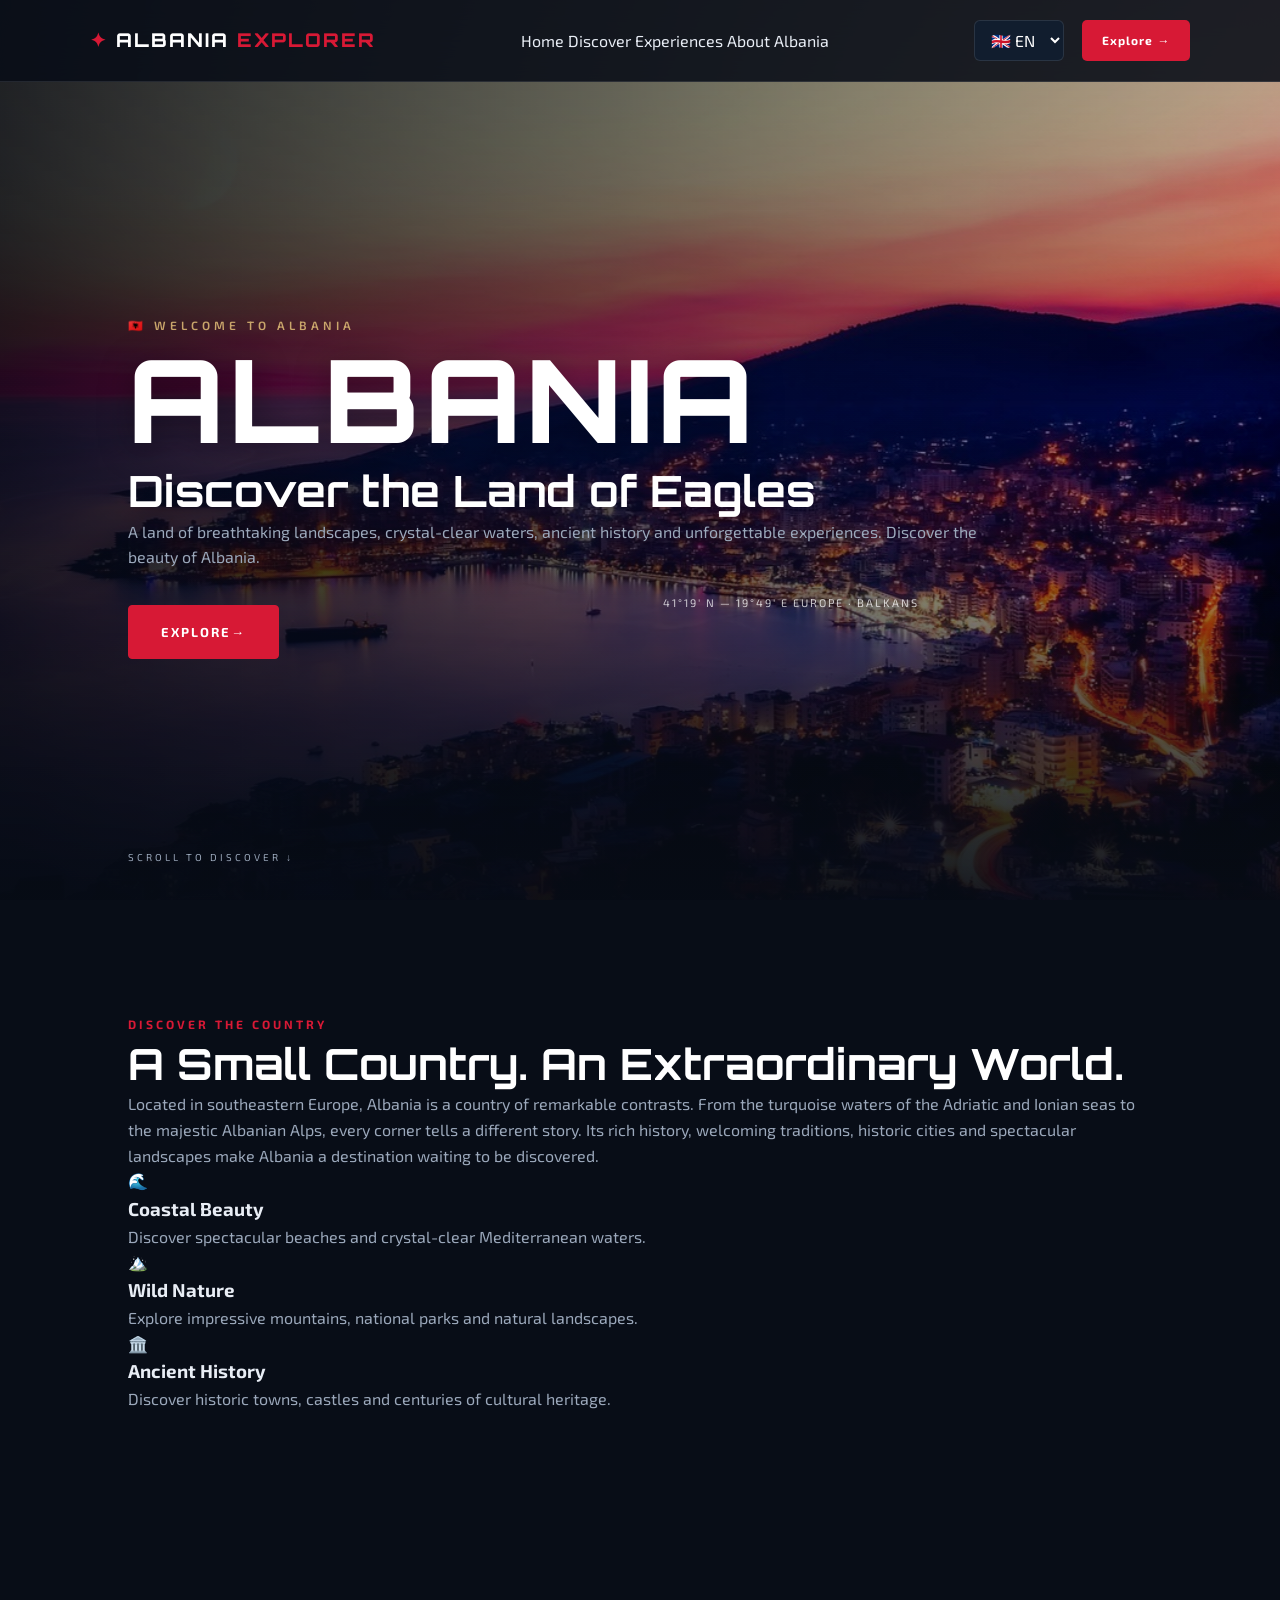
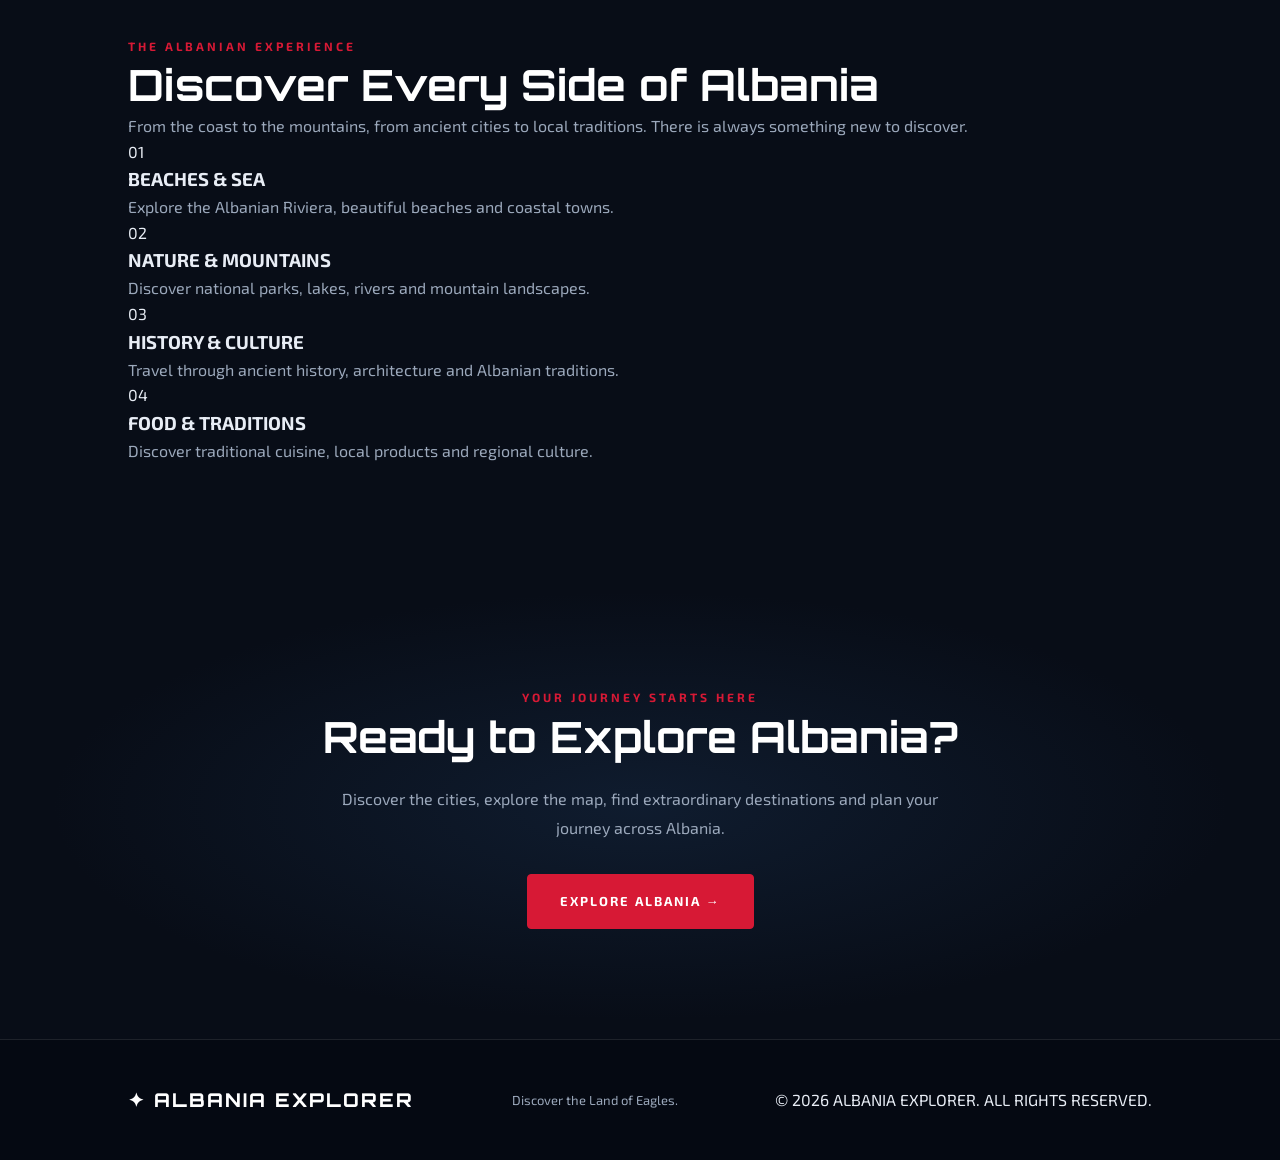
<file: index.html>
<!DOCTYPE html>
<html lang="en">
<head>
    <meta charset="UTF-8">
    <meta name="viewport" content="width=device-width, initial-scale=1.0">

    <meta name="description" content="Discover Albania. Explore its cities, beaches, mountains, history and culture with Albania Explorer.">

    <meta name="theme-color" content="#080D17">

    <title>Albania Explorer | Discover the Land of Eagles</title>

    <!-- WEBSITE ICON -->
    <link rel="icon" type="image/png" href="favicon.png">
    <link rel="apple-touch-icon" href="favicon.png">

    <link rel="stylesheet" href="style.css">

    <script src="language.js" defer></script>
</head>

<body>

    <!-- NAVIGATION BAR -->

    <header class="header" id="home">

        <a href="#home" class="logo">
            <span class="logo-symbol">✦</span>
            ALBANIA <span>EXPLORER</span>
        </a>

        <nav class="navigation">
            <a href="#home" data-i18n="nav-home">Home</a>
            <a href="#discover" data-i18n="nav-discover">Discover</a>
            <a href="#experiences" data-i18n="nav-experiences">Experiences</a>
            <a href="#about" data-i18n="nav-about">About Albania</a>
        </nav>

        <div class="header-actions">

            <select id="languageSwitcher" aria-label="Select language">
                <option value="en">🇬🇧 EN</option>
                <option value="sq">🇦🇱 SQ</option>
            </select>

            <a href="#explore" class="header-explore">
                Explore →
            </a>

        </div>

    </header>


    <!-- HERO SECTION -->

    <main>

        <section class="hero">

            <div class="hero-background"></div>

            <div class="hero-overlay"></div>

            <div class="hero-content">

                <span class="hero-label">
                    <span class="flag">🇦🇱</span>
                    <span data-i18n="hero-label">
                        WELCOME TO ALBANIA
                    </span>
                </span>

                <h1>
                    ALBANIA
                </h1>

                <h2 data-i18n="hero-subtitle">
                    Discover the Land of Eagles
                </h2>

                <p data-i18n="hero-description">
                    A land of breathtaking landscapes, crystal-clear
                    waters, ancient history and unforgettable
                    experiences. Discover the beauty of Albania.
                </p>

                <a href="#explore" class="explore-button">
                    <span data-i18n="explore-button">EXPLORE</span>
                    <span class="button-arrow">→</span>
                </a>

                <div class="hero-caption">
                    <span>41°19' N — 19°49' E</span>
                    <span>EUROPE · BALKANS</span>
                </div>

            </div>

            <div class="scroll-indicator">
                <span data-i18n="scroll">SCROLL TO DISCOVER</span>
                <span>↓</span>
            </div>

        </section>


        <!-- INTRODUCTION -->

        <section class="introduction" id="discover">

            <span class="section-label">
                DISCOVER THE COUNTRY
            </span>

            <h2 data-i18n="intro-title">
                A Small Country. An Extraordinary World.
            </h2>

            <p data-i18n="intro-description">
                Located in southeastern Europe, Albania is a country
                of remarkable contrasts. From the turquoise waters
                of the Adriatic and Ionian seas to the majestic
                Albanian Alps, every corner tells a different story.

                Its rich history, welcoming traditions, historic
                cities and spectacular landscapes make Albania
                a destination waiting to be discovered.
            </p>

            <div class="country-highlights">

                <article class="highlight">
                    <span class="highlight-icon">🌊</span>
                    <h3>Coastal Beauty</h3>
                    <p>
                        Discover spectacular beaches and
                        crystal-clear Mediterranean waters.
                    </p>
                </article>

                <article class="highlight">
                    <span class="highlight-icon">🏔️</span>
                    <h3>Wild Nature</h3>
                    <p>
                        Explore impressive mountains,
                        national parks and natural landscapes.
                    </p>
                </article>

                <article class="highlight">
                    <span class="highlight-icon">🏛️</span>
                    <h3>Ancient History</h3>
                    <p>
                        Discover historic towns, castles
                        and centuries of cultural heritage.
                    </p>
                </article>

            </div>

        </section>


        <!-- EXPERIENCES -->

        <section class="experiences" id="experiences">

            <span class="section-label">
                THE ALBANIAN EXPERIENCE
            </span>

            <h2 data-i18n="experiences-title">
                Discover Every Side of Albania
            </h2>

            <p data-i18n="experiences-description">
                From the coast to the mountains,
                from ancient cities to local traditions.
                There is always something new to discover.
            </p>

            <div class="experience-categories">

                <article class="experience-item">
                    <span>01</span>
                    <h3>BEACHES & SEA</h3>
                    <p>
                        Explore the Albanian Riviera,
                        beautiful beaches and coastal towns.
                    </p>
                </article>

                <article class="experience-item">
                    <span>02</span>
                    <h3>NATURE & MOUNTAINS</h3>
                    <p>
                        Discover national parks,
                        lakes, rivers and mountain landscapes.
                    </p>
                </article>

                <article class="experience-item">
                    <span>03</span>
                    <h3>HISTORY & CULTURE</h3>
                    <p>
                        Travel through ancient history,
                        architecture and Albanian traditions.
                    </p>
                </article>

                <article class="experience-item">
                    <span>04</span>
                    <h3>FOOD & TRADITIONS</h3>
                    <p>
                        Discover traditional cuisine,
                        local products and regional culture.
                    </p>
                </article>

            </div>

        </section>


        <!-- EXPLORE ENTRY -->

        <section class="explore-section" id="explore">

            <span class="section-label">
                YOUR JOURNEY STARTS HERE
            </span>

            <h2 data-i18n="explore-title">
                Ready to Explore Albania?
            </h2>

            <p data-i18n="explore-description">
                Discover the cities, explore the map,
                find extraordinary destinations and
                plan your journey across Albania.
            </p>

            <a href="map.html" class="explore-button">
                EXPLORE ALBANIA →
            </a>

        </section>

    </main>


    <!-- FOOTER -->

    <footer class="footer" id="about">

        <a href="#home" class="logo">
            ✦ ALBANIA EXPLORER
        </a>

        <p>
            Discover the Land of Eagles.
        </p>

        <span>
            © 2026 ALBANIA EXPLORER.
            ALL RIGHTS RESERVED.
        </span>

    </footer>

</body>
</html>
</file>
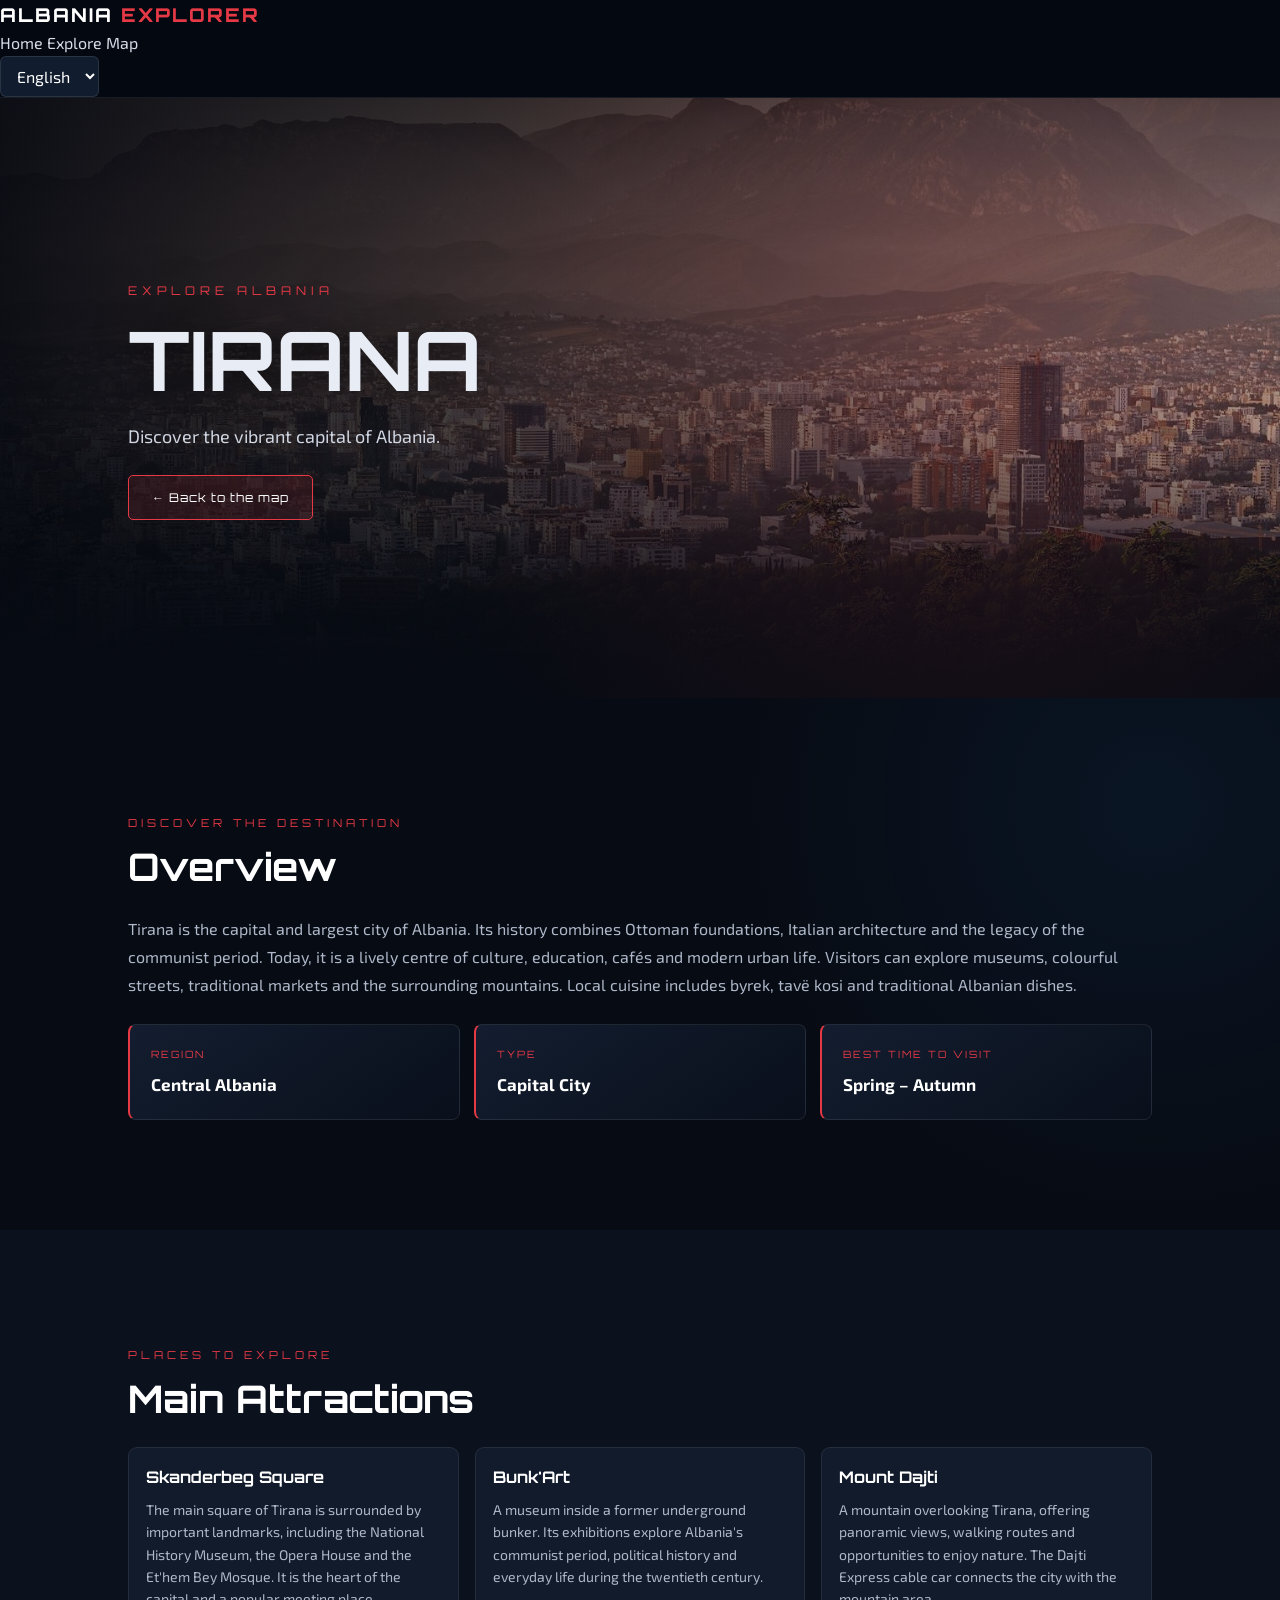
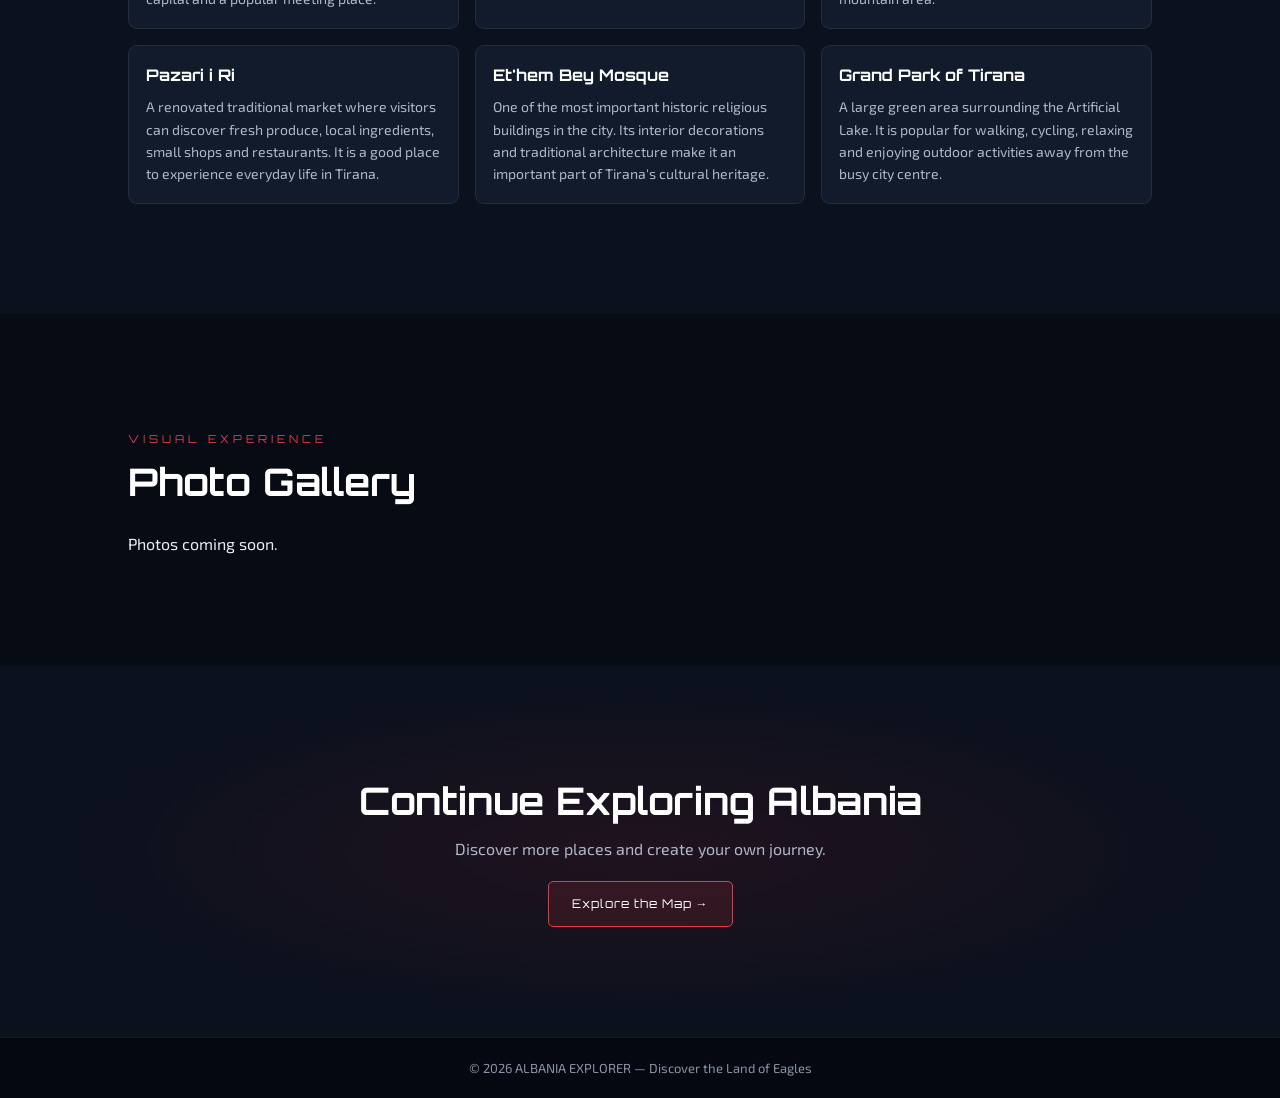
<file: destination.html>
<!DOCTYPE html>
<html lang="en">
<head>
    <meta charset="UTF-8">
    <meta name="viewport" content="width=device-width, initial-scale=1.0">
    <meta name="description" content="Discover the most beautiful destinations in Albania with Albania Explorer.">
    <title>Discover Albania | Albania Explorer</title>

    <link rel="stylesheet" href="style.css">
    <link rel="stylesheet" href="destination.css">
</head>

<body class="destination-page">

    <header class="site-header">
        <a href="index.html" class="logo">ALBANIA <span>EXPLORER</span></a>

        <nav>
            <a href="index.html">Home</a>
            <a href="map.html">Explore Map</a>
        </nav>

        <select id="languageSwitcher" aria-label="Select language">
            <option value="en">English</option>
            <option value="sq">Shqip</option>
        </select>
    </header>

    <main>

        <section class="destination-hero">
            <div class="destination-hero-overlay"></div>

            <div class="destination-hero-content">
                <span class="destination-label">EXPLORE ALBANIA</span>

                <h1 id="destinationName">Discover Albania</h1>

                <p id="destinationSubtitle">
                    Explore the beauty, history and culture of Albania.
                </p>

                <a href="map.html" class="destination-back-button">
                    ← Back to the map
                </a>
            </div>
        </section>

        <section class="destination-overview">
            <div class="destination-section-heading">
                <span>DISCOVER THE DESTINATION</span>
                <h2>Overview</h2>
            </div>

            <p id="destinationDescription">
                Discover everything this destination has to offer.
            </p>

            <div class="destination-facts">
                <div class="destination-fact">
                    <span>REGION</span>
                    <strong id="destinationRegion">Albania</strong>
                </div>

                <div class="destination-fact">
                    <span>TYPE</span>
                    <strong id="destinationType">Destination</strong>
                </div>

                <div class="destination-fact">
                    <span>BEST TIME TO VISIT</span>
                    <strong id="destinationSeason">Spring – Summer</strong>
                </div>
            </div>
        </section>

        <section class="destination-attractions">
            <div class="destination-section-heading">
                <span>PLACES TO EXPLORE</span>
                <h2>Main Attractions</h2>
            </div>

            <div id="attractionsContainer" class="attractions-grid">
                <p>Discover the main attractions of this destination.</p>
            </div>
        </section>

        <section class="destination-gallery">
            <div class="destination-section-heading">
                <span>VISUAL EXPERIENCE</span>
                <h2>Photo Gallery</h2>
            </div>

            <div id="destinationGallery" class="destination-gallery-grid">
                <p>Photos coming soon.</p>
            </div>
        </section>

        <section class="destination-explore-more">
            <h2>Continue Exploring Albania</h2>
            <p>Discover more places and create your own journey.</p>

            <a href="map.html" class="destination-back-button">
                Explore the Map →
            </a>
        </section>

    </main>

    <footer class="site-footer">
        <p>© 2026 ALBANIA EXPLORER — Discover the Land of Eagles</p>
    </footer>

    <script src="main.js"></script>
    <script src="destination.js"></script>

</body>
</html>
</file>
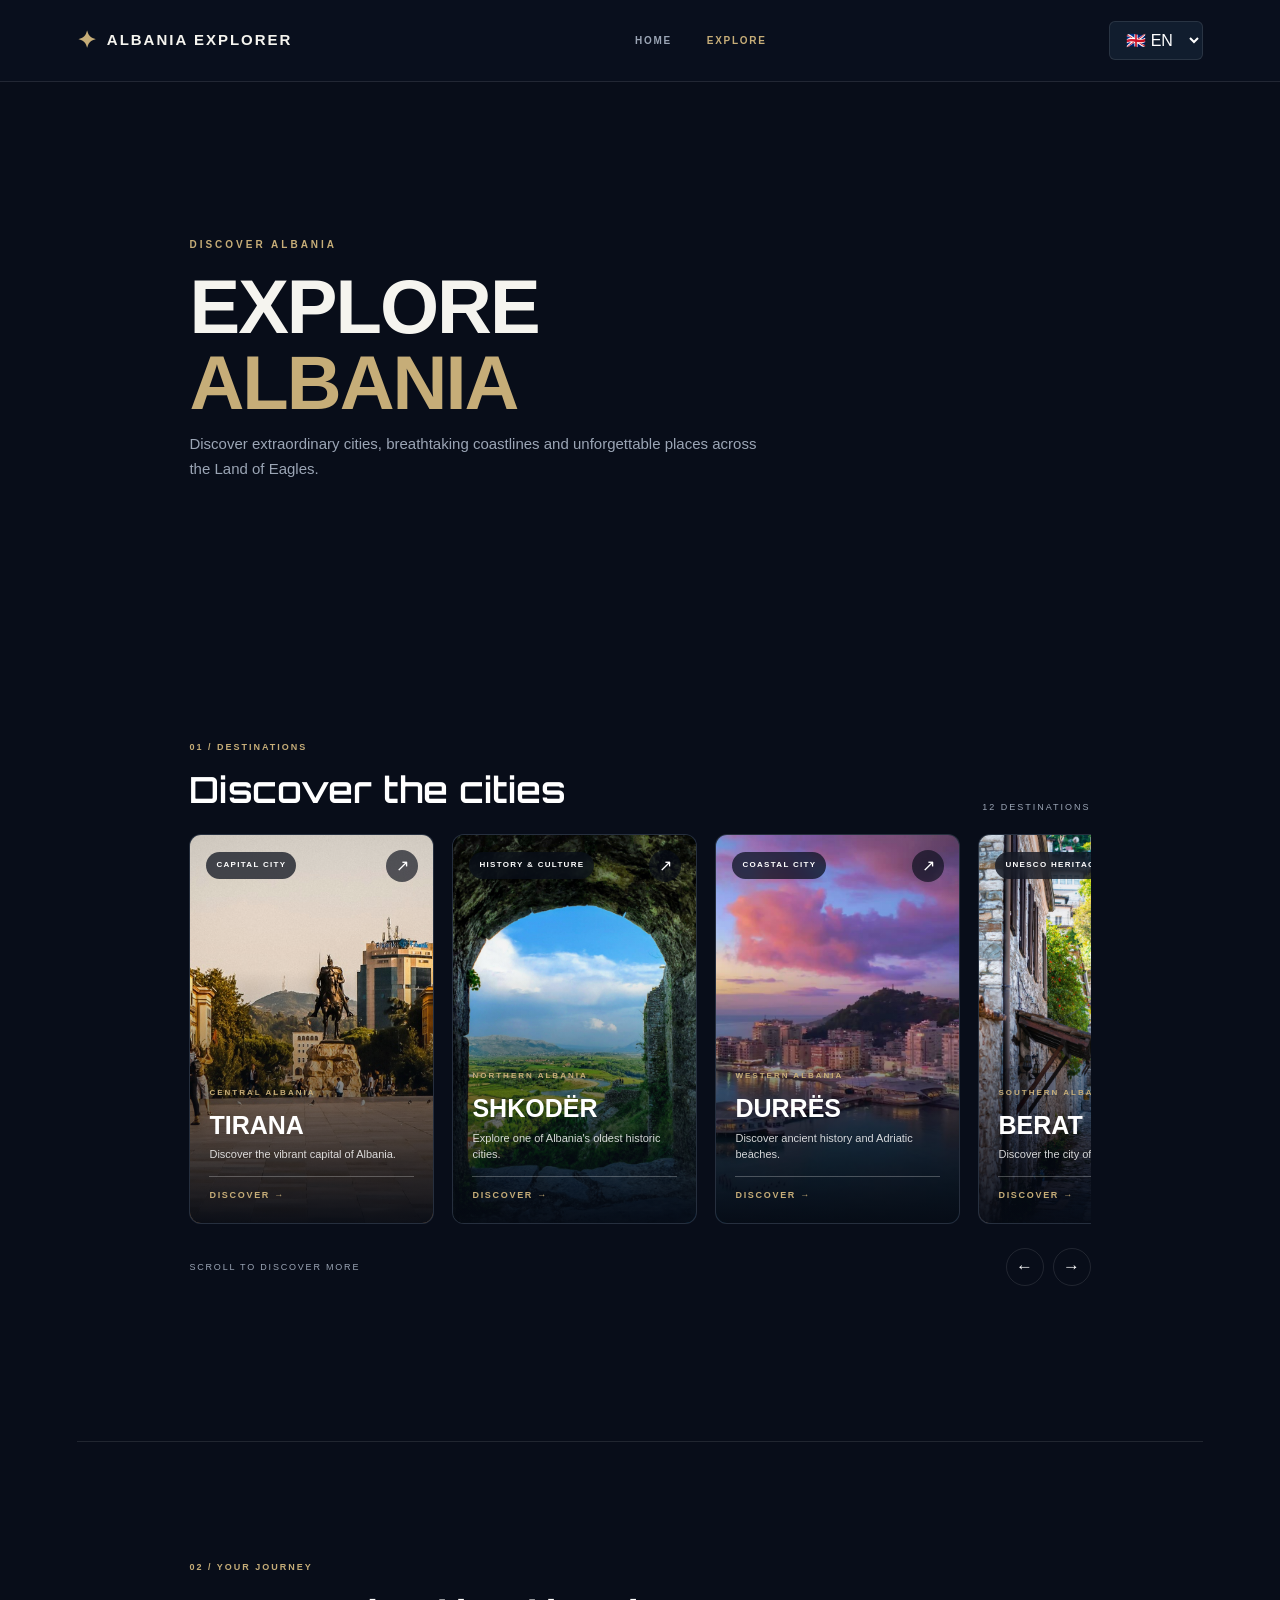
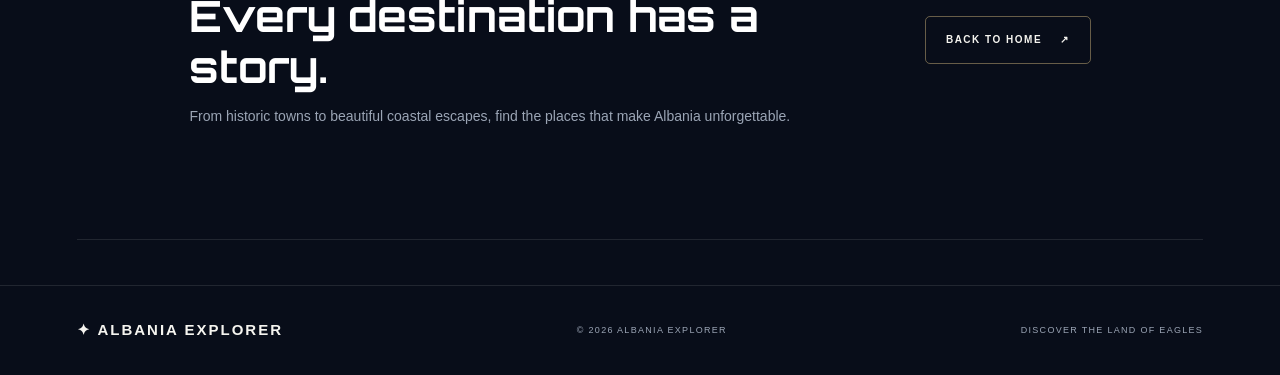
<file: map.html>
<!DOCTYPE html>
<html lang="en">

<head>
    <meta charset="UTF-8">
    <meta name="viewport" content="width=device-width, initial-scale=1.0">

    <meta name="description" content="Explore the most beautiful cities and destinations of Albania.">
    <meta name="theme-color" content="#080D17">

    <title>Explore Albania | Albania Explorer</title>

    <link rel="stylesheet" href="style.css">
    <link rel="stylesheet" href="map.css">

    <script src="main.js" defer></script>
</head>

<body class="destinations-page">

    <!-- HEADER -->

    <header class="destinations-header">

        <a href="index.html" class="destinations-logo">
            <span>✦</span>
            ALBANIA EXPLORER
        </a>

        <nav class="destinations-nav">
            <a href="index.html" data-i18n="nav-home">HOME</a>
            <a href="map.html" class="active" data-i18n="nav-explore">EXPLORE</a>
        </nav>

        <div class="destinations-actions">

            <select id="languageSwitcher" aria-label="Select language">
                <option value="en">🇬🇧 EN</option>
                <option value="sq">🇦🇱 SQ</option>
            </select>

        </div>

    </header>


    <!-- PAGE INTRODUCTION -->

    <main class="destinations-main">

        <section class="destinations-intro">

            <span class="destinations-eyebrow" data-i18n="page-eyebrow">
                DISCOVER ALBANIA
            </span>

            <h1 data-i18n="page-title">
                EXPLORE <span>ALBANIA</span>
            </h1>

            <p data-i18n="page-description">
                Discover extraordinary cities, breathtaking coastlines
                and unforgettable places across the Land of Eagles.
            </p>

        </section>


        <!-- FEATURED DESTINATIONS -->

        <section class="destination-section">

            <div class="destination-section-heading">

                <div>
                    <span class="section-number">01 / DESTINATIONS</span>

                    <h2 data-i18n="featured-title">
                        Discover the cities
                    </h2>
                </div>

                <span class="destination-count" id="destinationCount">
                    00 DESTINATIONS
                </span>

            </div>


            <!-- HORIZONTAL DESTINATION CARDS -->

            <div class="destination-carousel">

                <div class="destination-track" id="destinationList">

                    <!-- CARDS WILL BE CREATED BY main.js -->

                </div>

            </div>

            <div class="carousel-footer">

                <span data-i18n="carousel-hint">
                    SCROLL TO DISCOVER MORE
                </span>

                <div class="carousel-arrows">

                    <button
                        type="button"
                        id="previousDestinations"
                        aria-label="Previous destinations">
                        ←
                    </button>

                    <button
                        type="button"
                        id="nextDestinations"
                        aria-label="Next destinations">
                        →
                    </button>

                </div>

            </div>

        </section>


        <!-- DISCOVER MORE -->

        <section class="destination-discover">

            <div class="discover-text">

                <span class="section-number">02 / YOUR JOURNEY</span>

                <h2 data-i18n="discover-title">
                    Every destination has a story.
                </h2>

                <p data-i18n="discover-description">
                    From historic towns to beautiful coastal escapes,
                    find the places that make Albania unforgettable.
                </p>

            </div>

            <a href="index.html" class="back-home-link">
                <span data-i18n="back-home">BACK TO HOME</span>
                <span>↗</span>
            </a>

        </section>

    </main>


    <!-- FOOTER -->

    <footer class="destinations-footer">

        <a href="index.html" class="destinations-logo">
            ✦ ALBANIA EXPLORER
        </a>

        <span>
            © 2026 ALBANIA EXPLORER
        </span>

        <span data-i18n="footer-tagline">
            DISCOVER THE LAND OF EAGLES
        </span>

    </footer>

</body>
</html>
</file>
<file: style.css>
@import url('https://fonts.googleapis.com/css2?family=Exo+2:wght@300;400;500;600;700;800&family=Orbitron:wght@400;500;600;700;800&display=swap');

:root {
    --background: #080d17;
    --background-light: #101a2a;
    --surface: #111d2e;
    --white: #ffffff;
    --text: #e8edf5;
    --muted: #9ba8bb;
    --red: #d71935;
    --gold: #c9a66b;
    --border: rgba(255, 255, 255, 0.1);
}

* {
    margin: 0;
    padding: 0;
    box-sizing: border-box;
}

html {
    scroll-behavior: smooth;
    scroll-padding-top: 90px;
}

body {
    background: var(--background);
    color: var(--text);
    font-family: "Exo 2", sans-serif;
    line-height: 1.6;
    overflow-x: hidden;
}

a {
    color: inherit;
    text-decoration: none;
}

button,
select {
    font: inherit;
}

::selection {
    background: var(--red);
    color: white;
}

/* HEADER */

.header {
    position: fixed;
    top: 0;
    left: 0;
    width: 100%;
    height: 82px;
    padding: 0 7%;
    display: flex;
    align-items: center;
    justify-content: space-between;
    background: rgba(8, 13, 23, 0.88);
    backdrop-filter: blur(18px);
    border-bottom: 1px solid var(--border);
    z-index: 1000;
}

.logo {
    font-family: "Orbitron", sans-serif;
    font-size: 19px;
    font-weight: 800;
    letter-spacing: 2px;
    color: var(--white);
}

.logo span {
    color: var(--red);
}

.nav {
    display: flex;
    align-items: center;
    gap: 32px;
}

.nav a {
    color: var(--muted);
    font-size: 14px;
    transition: color 0.3s;
}

.nav a:hover {
    color: var(--white);
}

.header-actions {
    display: flex;
    align-items: center;
    gap: 18px;
}

#languageSwitcher {
    background: var(--surface);
    color: var(--white);
    border: 1px solid var(--border);
    border-radius: 6px;
    padding: 9px 12px;
    cursor: pointer;
}

.header-explore {
    background: var(--red);
    color: white;
    padding: 11px 20px;
    border-radius: 5px;
    font-size: 12px;
    font-weight: 700;
    letter-spacing: 1px;
    transition: 0.3s;
}

.header-explore:hover {
    background: #f02b48;
    transform: translateY(-2px);
}

/* HERO */

.hero {
    position: relative;
    min-height: 100vh;
    display: flex;
    align-items: center;
    overflow: hidden;
    background: var(--background);
}

.hero-background {
    position: absolute;
    inset: 0;
    background:
        linear-gradient(
            90deg,
            rgba(5, 10, 19, 0.88) 0%,
            rgba(5, 10, 19, 0.55) 48%,
            rgba(5, 10, 19, 0.12) 100%
        ),
        linear-gradient(
            0deg,
            rgba(8, 13, 23, 0.8) 0%,
            transparent 35%
        ),
        url("assets/images/Sarande Albania.jpg") center 50% / cover no-repeat;
    transform: scale(1.02);
    animation: heroReveal 1.5s ease-out both;
}

.hero-overlay {
    position: absolute;
    inset: 0;
    background: linear-gradient(
        180deg,
        rgba(8, 13, 23, 0.2),
        transparent 45%,
        rgba(8, 13, 23, 0.55)
    );
    pointer-events: none;
}

.hero-content {
    position: relative;
    z-index: 2;
    width: min(850px, 90%);
    margin-left: 10%;
    padding-top: 70px;
    animation: contentReveal 1s ease-out both;
}

.hero-flag {
    font-size: 26px;
    margin-bottom: 18px;
}

.hero-label {
    color: var(--gold);
    text-transform: uppercase;
    font-size: 12px;
    letter-spacing: 4px;
    font-weight: 600;
    margin-bottom: 15px;
}

.hero h1 {
    font-family: "Orbitron", sans-serif;
    color: var(--white);
    font-size: clamp(55px, 10vw, 115px);
    font-weight: 800;
    letter-spacing: 5px;
    line-height: 1.1;
    text-shadow: 0 5px 35px rgba(0, 0, 0, 0.4);
}

.hero-subtitle {
    font-family: "Orbitron", sans-serif;
    color: var(--gold);
    font-size: clamp(15px, 2vw, 23px);
    letter-spacing: 3px;
    margin-top: 12px;
}

.hero-description {
    max-width: 570px;
    color: #e0e5ed;
    font-size: 17px;
    margin-top: 22px;
    line-height: 1.8;
}

.explore-button {
    display: inline-flex;
    align-items: center;
    justify-content: center;
    margin-top: 35px;
    padding: 16px 32px;
    background: var(--red);
    color: white;
    border: 1px solid var(--red);
    border-radius: 4px;
    font-size: 13px;
    font-weight: 700;
    letter-spacing: 2px;
    transition: 0.3s;
}

.explore-button:hover {
    background: transparent;
    border-color: var(--gold);
    color: var(--gold);
    transform: translateY(-4px);
    box-shadow: 0 10px 35px rgba(215, 25, 53, 0.2);
}

.hero-caption {
    position: absolute;
    bottom: 45px;
    right: 7%;
    color: rgba(255, 255, 255, 0.75);
    font-size: 11px;
    letter-spacing: 2px;
    text-align: right;
    line-height: 2;
}

.scroll-indicator {
    position: absolute;
    bottom: 35px;
    left: 10%;
    color: var(--muted);
    font-size: 10px;
    letter-spacing: 3px;
    text-transform: uppercase;
}

/* GENERAL SECTIONS */

section:not(.hero) {
    padding: 110px 10%;
}

.section-label {
    color: var(--red);
    font-size: 12px;
    font-weight: 700;
    letter-spacing: 3px;
    text-transform: uppercase;
    margin-bottom: 15px;
}

section h2 {
    font-family: "Orbitron", sans-serif;
    font-size: clamp(27px, 4vw, 43px);
    color: var(--white);
    line-height: 1.3;
}

section p {
    color: var(--muted);
}

/* DISCOVER */

.discover-section {
    background:
        radial-gradient(
            circle at 85% 20%,
            rgba(25, 61, 104, 0.18),
            transparent 35%
        ),
        var(--background);
}

.discover-section > p {
    max-width: 760px;
    margin-top: 25px;
    font-size: 16px;
    line-height: 1.9;
}

.discover-grid {
    display: grid;
    grid-template-columns: repeat(3, 1fr);
    gap: 22px;
    margin-top: 55px;
}

.discover-card {
    padding: 30px;
    background: var(--surface);
    border: 1px solid var(--border);
    border-radius: 10px;
    transition: 0.3s;
}

.discover-card:hover {
    transform: translateY(-7px);
    border-color: rgba(201, 166, 107, 0.5);
}

.discover-card h3 {
    color: var(--white);
    font-family: "Orbitron", sans-serif;
    font-size: 16px;
    margin-bottom: 12px;
}

.discover-card p {
    font-size: 14px;
    line-height: 1.8;
}

/* EXPERIENCES */

.experiences-section {
    background: var(--background-light);
}

.experiences-section > p {
    max-width: 650px;
    margin-top: 20px;
}

.experiences-grid {
    display: grid;
    grid-template-columns: repeat(2, 1fr);
    gap: 22px;
    margin-top: 50px;
}

.experience-card {
    position: relative;
    min-height: 230px;
    padding: 35px;
    display: flex;
    flex-direction: column;
    justify-content: flex-end;
    background: linear-gradient(
        135deg,
        #172940,
        #101a2a
    );
    border: 1px solid var(--border);
    border-radius: 10px;
    overflow: hidden;
    transition: 0.35s;
}

.experience-card::before {
    content: "";
    position: absolute;
    inset: 0;
    background: linear-gradient(
        135deg,
        transparent,
        rgba(215, 25, 53, 0.12)
    );
    opacity: 0;
    transition: 0.35s;
}

.experience-card:hover {
    transform: translateY(-6px);
    border-color: var(--gold);
}

.experience-card:hover::before {
    opacity: 1;
}

.experience-card h3 {
    position: relative;
    z-index: 1;
    color: var(--white);
    font-family: "Orbitron", sans-serif;
    font-size: 18px;
    letter-spacing: 1px;
}

.experience-card p {
    position: relative;
    z-index: 1;
    margin-top: 10px;
    font-size: 14px;
}

/* EXPLORE SECTION */

.explore-section {
    text-align: center;
    background:
        radial-gradient(
            ellipse at center,
            rgba(29, 56, 91, 0.35),
            transparent 65%
        ),
        var(--background);
}

.explore-section p {
    max-width: 650px;
    margin: 20px auto 0;
    line-height: 1.8;
}

.explore-section .explore-button {
    margin-top: 32px;
}

/* FOOTER */

.footer {
    padding: 45px 10%;
    display: flex;
    align-items: center;
    justify-content: space-between;
    gap: 20px;
    background: #050912;
    border-top: 1px solid var(--border);
}

.footer p {
    color: var(--muted);
    font-size: 13px;
}

/* ANIMATIONS */

@keyframes heroReveal {
    from {
        opacity: 0;
        transform: scale(1.08);
    }
    to {
        opacity: 1;
        transform: scale(1.02);
    }
}

@keyframes contentReveal {
    from {
        opacity: 0;
        transform: translateY(25px);
    }
    to {
        opacity: 1;
        transform: translateY(0);
    }
}

/* RESPONSIVE */

@media (max-width: 900px) {
    .header {
        padding: 0 4%;
    }

    .nav {
        gap: 16px;
    }

    .nav a {
        font-size: 12px;
    }

    section:not(.hero) {
        padding: 85px 6%;
    }

    .hero-content {
        margin-left: 7%;
    }
}

@media (max-width: 650px) {
    .header {
        height: auto;
        min-height: 75px;
        padding: 15px 5%;
        flex-wrap: wrap;
        gap: 14px;
    }

    .logo {
        font-size: 16px;
    }

    .nav {
        order: 3;
        width: 100%;
        justify-content: center;
        gap: 18px;
    }

    .nav a {
        font-size: 11px;
    }

    .header-actions {
        gap: 8px;
    }

    .header-explore {
        padding: 9px 12px;
        font-size: 10px;
    }

    #languageSwitcher {
        padding: 7px;
        font-size: 12px;
    }

    .hero {
        min-height: 100svh;
    }

    .hero-background {
        background-position: 58% center;
    }

    .hero-content {
        width: 88%;
        margin: 0 auto;
        padding-top: 100px;
    }

    .hero h1 {
        font-size: clamp(45px, 13vw, 75px);
        letter-spacing: 2px;
    }

    .hero-description {
        font-size: 14px;
    }

    .hero-caption {
        right: 6%;
        bottom: 25px;
        font-size: 9px;
    }

    .scroll-indicator {
        left: 6%;
        bottom: 25px;
        font-size: 9px;
    }

    .discover-grid,
    .experiences-grid {
        grid-template-columns: 1fr;
    }

    .discover-card {
        padding: 25px;
    }

    .experience-card {
        min-height: 190px;
    }

    section:not(.hero) {
        padding: 75px 7%;
    }

    .footer {
        flex-direction: column;
        text-align: center;
        padding: 35px 7%;
    }
}

@media (prefers-reduced-motion: reduce) {
    *,
    *::before,
    *::after {
        scroll-behavior: auto !important;
        animation-duration: 0.01ms !important;
        transition-duration: 0.01ms !important;
    }
}
</file>
<file: destination.css>
```css
/* =========================================
   ALBANIA EXPLORER
   DESTINATION PAGES
========================================= */

.destination-page {
    background: #070b13;
    color: #f4f5f8;
    font-family: "Exo 2", sans-serif;
    overflow-x: hidden;
}

/* HEADER */

.destination-page .site-header {
    position: relative;
    z-index: 10;
    background: rgba(5, 9, 17, 0.96);
    border-bottom: 1px solid rgba(255, 255, 255, 0.08);
    backdrop-filter: blur(15px);
}

.destination-page .logo {
    font-family: "Orbitron", sans-serif;
    letter-spacing: 2px;
    color: #ffffff;
    text-decoration: none;
}

.destination-page .logo span {
    color: #e63946;
}

.destination-page nav a {
    color: #d6dce8;
    transition: color 0.3s ease;
}

.destination-page nav a:hover {
    color: #e63946;
}

/* HERO */

.destination-hero {
    position: relative;
    min-height: 600px;
    display: flex;
    align-items: center;
    padding: 75px 8%;
    background:
        linear-gradient(90deg, rgba(4, 8, 16, 0.95), rgba(4, 8, 16, 0.35)),
        linear-gradient(0deg, #070b13 0%, transparent 45%),
        url("assets/images/Sarande Albania.jpg") center 45% / cover no-repeat;
}

.destination-hero::after {
    content: "";
    position: absolute;
    inset: 0;
    background: radial-gradient(
        circle at 75% 45%,
        rgba(230, 57, 70, 0.12),
        transparent 55%
    );
    pointer-events: none;
}

.destination-hero-overlay {
    position: absolute;
    inset: 0;
    background: linear-gradient(
        0deg,
        #070b13 0%,
        transparent 30%,
        transparent 75%,
        rgba(7, 11, 19, 0.3)
    );
}

.destination-hero-content {
    position: relative;
    z-index: 2;
    max-width: 850px;
}

.destination-label {
    display: inline-block;
    color: #e63946;
    font-family: "Orbitron", sans-serif;
    font-size: 12px;
    letter-spacing: 5px;
    margin-bottom: 14px;
}

.destination-hero h1 {
    font-family: "Orbitron", sans-serif;
    font-size: clamp(38px, 7vw, 82px);
    line-height: 1.12;
    margin: 0 0 16px;
    text-transform: uppercase;
    text-shadow: 0 0 35px rgba(0, 0, 0, 0.5);
}

.destination-hero-content > p {
    max-width: 650px;
    color: #d0d6e2;
    font-size: 18px;
    line-height: 1.6;
    margin: 0 0 24px;
}

.destination-back-button {
    display: inline-block;
    padding: 12px 23px;
    color: #ffffff;
    background: rgba(230, 57, 70, 0.12);
    border: 1px solid #e63946;
    border-radius: 5px;
    text-decoration: none;
    font-family: "Orbitron", sans-serif;
    font-size: 12px;
    letter-spacing: 1px;
    transition: 0.3s ease;
}

.destination-back-button:hover {
    background: #e63946;
    box-shadow: 0 0 25px rgba(230, 57, 70, 0.35);
    transform: translateY(-3px);
}

/* GENERAL SECTIONS */

.destination-overview,
.destination-attractions,
.destination-gallery {
    padding: 55px 8%;
}

.destination-section-heading {
    margin-bottom: 24px;
}

.destination-section-heading > span {
    color: #e63946;
    font-family: "Orbitron", sans-serif;
    font-size: 11px;
    letter-spacing: 4px;
}

.destination-section-heading h2 {
    font-family: "Orbitron", sans-serif;
    font-size: clamp(25px, 4vw, 38px);
    margin-top: 8px;
    margin-bottom: 0;
}

/* OVERVIEW */

.destination-overview {
    background:
        radial-gradient(
            circle at 90% 20%,
            rgba(31, 91, 155, 0.12),
            transparent 35%
        ),
        #070b13;
}

#destinationDescription {
    max-width: 1000px;
    color: #aeb8c9;
    font-size: 16px;
    line-height: 1.75;
    margin: 0;
}

.destination-facts {
    display: grid;
    grid-template-columns: repeat(3, minmax(0, 1fr));
    gap: 14px;
    margin-top: 25px;
}

.destination-fact {
    padding: 21px;
    background: linear-gradient(
        145deg,
        rgba(20, 31, 49, 0.95),
        rgba(10, 16, 27, 0.95)
    );
    border: 1px solid rgba(255, 255, 255, 0.08);
    border-left: 2px solid #e63946;
    border-radius: 8px;
    transition: 0.3s ease;
}

.destination-fact:hover {
    transform: translateY(-4px);
    border-color: rgba(230, 57, 70, 0.6);
    box-shadow: 0 10px 30px rgba(0, 0, 0, 0.25);
}

.destination-fact span {
    display: block;
    color: #e63946;
    font-family: "Orbitron", sans-serif;
    font-size: 10px;
    letter-spacing: 2px;
    margin-bottom: 9px;
}

.destination-fact strong {
    color: #ffffff;
    font-size: 17px;
}

/* ATTRACTIONS */

.destination-attractions {
    background: #0b111d;
}

.attractions-grid {
    display: grid;
    grid-template-columns: repeat(3, minmax(0, 1fr));
    gap: 16px;
}

.attraction-card {
    overflow: hidden;
    background: #111b2b;
    border: 1px solid rgba(255, 255, 255, 0.08);
    border-radius: 9px;
    transition: 0.3s ease;
}

.attraction-card:hover {
    transform: translateY(-5px);
    border-color: rgba(230, 57, 70, 0.55);
    box-shadow: 0 15px 30px rgba(0, 0, 0, 0.3);
}

.attraction-card img {
    width: 100%;
    height: 220px;
    object-fit: cover;
    display: block;
    filter: none;
    transition: transform 0.4s ease;
}

.attraction-card:hover img {
    transform: scale(1.035);
}

.attraction-card-content {
    padding: 17px;
}

.attraction-card h3 {
    color: #ffffff;
    font-family: "Orbitron", sans-serif;
    font-size: 16px;
    margin: 0 0 8px;
}

.attraction-card p {
    color: #aeb8c9;
    font-size: 14px;
    line-height: 1.6;
    margin: 0;
}

/* GALLERY */

.destination-gallery {
    background: #070b13;
}

.destination-gallery-grid {
    display: grid;
    grid-template-columns: repeat(3, minmax(0, 1fr));
    gap: 12px;
}

.destination-gallery-grid img {
    display: block;
    width: 100%;
    height: 250px;
    object-fit: cover;
    border-radius: 8px;
    border: 1px solid rgba(255, 255, 255, 0.08);
    filter: none;
    transition: 0.3s ease;
}

.destination-gallery-grid img:hover {
    transform: scale(1.02);
    border-color: #e63946;
    box-shadow: 0 0 22px rgba(230, 57, 70, 0.2);
}

/* EXPLORE MORE */

.destination-explore-more {
    padding: 55px 20px;
    text-align: center;
    background:
        radial-gradient(
            ellipse at center,
            rgba(116, 25, 37, 0.2),
            transparent 65%
        ),
        #0b111d;
}

.destination-explore-more h2 {
    font-family: "Orbitron", sans-serif;
    font-size: clamp(25px, 4vw, 38px);
    margin-bottom: 10px;
}

.destination-explore-more p {
    color: #aeb8c9;
    margin-bottom: 20px;
}

/* FOOTER */

.destination-page .site-footer {
    padding: 20px;
    text-align: center;
    background: #050810;
    border-top: 1px solid rgba(255, 255, 255, 0.07);
    color: #8993a5;
    font-size: 13px;
}

/* RESPONSIVE */

@media (max-width: 900px) {
    .destination-hero {
        min-height: 540px;
        padding: 65px 6%;
    }

    .destination-overview,
    .destination-attractions,
    .destination-gallery {
        padding: 45px 6%;
    }

    .attractions-grid,
    .destination-gallery-grid {
        grid-template-columns: repeat(2, minmax(0, 1fr));
    }
}

@media (max-width: 600px) {
    .destination-hero {
        min-height: 480px;
        padding: 55px 6%;
    }

    .destination-hero-content > p {
        font-size: 16px;
    }

    .destination-facts,
    .attractions-grid,
    .destination-gallery-grid {
        grid-template-columns: 1fr;
    }

    .destination-gallery-grid img {
        height: 230px;
    }

    .destination-overview,
    .destination-attractions,
    .destination-gallery {
        padding: 40px 6%;
    }

    .destination-explore-more {
        padding: 40px 18px;
    }
}
```
</file>
<file: map.css>
/* =========================================
   ALBANIA EXPLORER - DESTINATIONS PAGE
========================================= */

:root {
    --destination-bg: #080d19;
    --destination-panel: #101a2b;
    --destination-white: #f5f4ef;
    --destination-muted: #9ba5b5;
    --destination-gold: #c6ad78;
    --destination-border: rgba(255,255,255,0.10);
}

/* GENERAL */

* {
    box-sizing: border-box;
}

html {
    scroll-behavior: smooth;
}

.destinations-page {
    margin: 0;
    background: var(--destination-bg);
    color: var(--destination-white);
    font-family: Arial, Helvetica, sans-serif;
    min-height: 100vh;
}

.destinations-page a {
    color: inherit;
    text-decoration: none;
}

.destinations-page button,
.destinations-page select {
    font: inherit;
}

/* HEADER */

.destinations-header {
    width: 100%;
    min-height: 82px;
    padding: 0 6%;
    display: flex;
    align-items: center;
    justify-content: space-between;
    gap: 30px;
    background: #090f1d;
    border-bottom: 1px solid var(--destination-border);
}

.destinations-logo {
    display: flex;
    align-items: center;
    gap: 9px;
    color: var(--destination-white);
    font-size: 15px;
    font-weight: 700;
    letter-spacing: 2px;
    white-space: nowrap;
}

.destinations-logo > span {
    color: var(--destination-gold);
    font-size: 23px;
}

.destinations-nav {
    display: flex;
    align-items: center;
    gap: 35px;
}

.destinations-nav a {
    color: var(--destination-muted);
    font-size: 10px;
    font-weight: 600;
    letter-spacing: 1.7px;
    transition: color 0.3s;
}

.destinations-nav a:hover,
.destinations-nav a.active {
    color: var(--destination-gold);
}

.destinations-actions select {
    background: #121d30;
    border: 1px solid var(--destination-border);
    border-radius: 5px;
    color: white;
    padding: 9px 12px;
    cursor: pointer;
    outline: none;
}

/* MAIN */

.destinations-main {
    width: 100%;
    max-width: 1600px;
    margin: 0 auto;
    padding: 38px 6% 45px;
}

/* INTRODUCTION */

.destinations-intro {
    max-width: 850px;
    margin-bottom: 30px;
}

.destinations-eyebrow {
    color: var(--destination-gold);
    font-size: 10px;
    font-weight: 700;
    letter-spacing: 3px;
}

.destinations-intro h1 {
    margin: 13px 0 10px;
    font-size: clamp(42px, 6vw, 76px);
    font-weight: 800;
    letter-spacing: -2px;
    line-height: 1;
}

.destinations-intro h1 span {
    color: var(--destination-gold);
}

.destinations-intro p {
    max-width: 590px;
    margin: 8px 0 0;
    color: var(--destination-muted);
    font-size: 15px;
    line-height: 1.7;
}

/* DESTINATION SECTION */

.destination-section {
    width: 100%;
}

.destination-section-heading {
    display: flex;
    align-items: end;
    justify-content: space-between;
    gap: 20px;
    margin-bottom: 20px;
}

.section-number {
    color: var(--destination-gold);
    font-size: 9px;
    font-weight: 700;
    letter-spacing: 2px;
}

.destination-section-heading h2 {
    margin: 10px 0 0;
    font-size: clamp(25px, 3vw, 36px);
    font-weight: 600;
}

.destination-count {
    color: var(--destination-muted);
    font-size: 9px;
    letter-spacing: 2px;
    white-space: nowrap;
}

/* HORIZONTAL CAROUSEL */

.destination-carousel {
    width: 100%;
    overflow-x: auto;
    overflow-y: hidden;
    padding-bottom: 14px;
    scrollbar-width: thin;
    scrollbar-color: var(--destination-gold) #182235;
}

.destination-carousel::-webkit-scrollbar {
    height: 5px;
}

.destination-carousel::-webkit-scrollbar-track {
    background: #182235;
    border-radius: 10px;
}

.destination-carousel::-webkit-scrollbar-thumb {
    background: var(--destination-gold);
    border-radius: 10px;
}

.destination-track {
    display: flex;
    align-items: stretch;
    gap: 18px;
    width: max-content;
    min-width: 100%;
}

/* DESTINATION CARD */

.destination-card {
    position: relative;
    display: block;
    flex: 0 0 245px;
    width: 245px;
    height: 390px;
    overflow: hidden;
    isolation: isolate;
    border-radius: 12px;
    background: var(--destination-panel);
    border: 1px solid rgba(255,255,255,0.09);
    cursor: pointer;
    transition:
        transform 0.35s ease,
        border-color 0.35s ease,
        box-shadow 0.35s ease;
}

.destination-card:hover {
    transform: translateY(-7px);
    border-color: rgba(198,173,120,0.65);
    box-shadow: 0 18px 40px rgba(0,0,0,0.35);
}

.destination-image {
    position: absolute;
    inset: 0;
    width: 100%;
    height: 100%;
    object-fit: cover;
    z-index: -2;
    transition: transform 0.65s ease;
}

.destination-card:hover .destination-image {
    transform: scale(1.07);
}

.destination-overlay {
    position: absolute;
    inset: 0;
    z-index: -1;
    background: linear-gradient(
        to bottom,
        rgba(5,10,20,0.08) 0%,
        rgba(5,10,20,0.02) 35%,
        rgba(5,10,20,0.50) 65%,
        rgba(5,10,20,0.96) 100%
    );
}

.destination-date {
    position: absolute;
    top: 17px;
    left: 16px;
    padding: 7px 10px;
    border-radius: 30px;
    background: rgba(8,13,25,0.72);
    color: white;
    font-size: 8px;
    font-weight: 700;
    letter-spacing: 1.3px;
    backdrop-filter: blur(8px);
}

.destination-arrow {
    position: absolute;
    top: 15px;
    right: 15px;
    width: 32px;
    height: 32px;
    display: grid;
    place-items: center;
    border-radius: 50%;
    background: rgba(8,13,25,0.65);
    color: white;
    font-size: 16px;
    transition: background 0.3s, color 0.3s;
}

.destination-card:hover .destination-arrow {
    background: var(--destination-gold);
    color: #111827;
}

.destination-content {
    position: absolute;
    left: 19px;
    right: 19px;
    bottom: 21px;
}

.destination-category {
    display: inline-block;
    margin-bottom: 12px;
    color: var(--destination-gold);
    font-size: 8px;
    font-weight: 700;
    letter-spacing: 2px;
    text-transform: uppercase;
}

.destination-name {
    margin: 0 0 7px;
    color: white;
    font-size: 25px;
    font-weight: 800;
    line-height: 1.1;
    text-transform: uppercase;
}

.destination-subtitle {
    margin: 0 0 13px;
    color: rgba(255,255,255,0.82);
    font-size: 11px;
    line-height: 1.5;
}

.destination-region {
    display: block;
    padding-top: 11px;
    border-top: 1px solid rgba(255,255,255,0.25);
    color: var(--destination-gold);
    font-size: 9px;
    font-weight: 700;
    letter-spacing: 1.7px;
    text-transform: uppercase;
}

/* CAROUSEL FOOTER */

.carousel-footer {
    display: flex;
    align-items: center;
    justify-content: space-between;
    margin-top: 10px;
}

.carousel-footer > span {
    color: var(--destination-muted);
    font-size: 9px;
    letter-spacing: 1.8px;
}

.carousel-arrows {
    display: flex;
    gap: 9px;
}

.carousel-arrows button {
    width: 38px;
    height: 38px;
    border: 1px solid var(--destination-border);
    border-radius: 50%;
    background: transparent;
    color: white;
    font-size: 17px;
    cursor: pointer;
    transition: 0.3s;
}

.carousel-arrows button:hover {
    background: var(--destination-gold);
    color: #111827;
    border-color: var(--destination-gold);
}

/* DISCOVER SECTION */

.destination-discover {
    display: flex;
    align-items: center;
    justify-content: space-between;
    gap: 35px;
    margin-top: 45px;
    padding: 25px 0;
    border-top: 1px solid var(--destination-border);
    border-bottom: 1px solid var(--destination-border);
}

.discover-text {
    max-width: 650px;
}

.destination-discover h2 {
    margin: 12px 0;
    font-size: clamp(27px, 4vw, 43px);
    line-height: 1.2;
}

.destination-discover p {
    color: var(--destination-muted);
    font-size: 14px;
    line-height: 1.7;
}

.back-home-link {
    display: flex;
    align-items: center;
    gap: 18px;
    padding: 15px 20px;
    border: 1px solid rgba(198,173,120,0.5);
    border-radius: 5px;
    color: var(--destination-gold);
    font-size: 10px;
    font-weight: 700;
    letter-spacing: 1.5px;
    white-space: nowrap;
    transition: 0.3s;
}

.back-home-link:hover {
    background: var(--destination-gold);
    color: #111827;
}

/* FOOTER */

.destinations-footer {
    min-height: 90px;
    padding: 25px 6%;
    display: flex;
    align-items: center;
    justify-content: space-between;
    gap: 20px;
    border-top: 1px solid var(--destination-border);
}

.destinations-footer > span {
    color: var(--destination-muted);
    font-size: 9px;
    letter-spacing: 1.3px;
}

/* RESPONSIVE */

@media (max-width: 850px) {
    .destinations-header {
        padding: 0 4%;
    }

    .destinations-nav {
        gap: 17px;
    }

    .destinations-main {
        padding: 30px 4% 35px;
    }

    .destinations-intro {
        margin-bottom: 25px;
    }

    .destination-card {
        flex-basis: 220px;
        width: 220px;
        height: 355px;
    }

    .destination-discover {
        align-items: flex-start;
        flex-direction: column;
        gap: 20px;
        margin-top: 35px;
        padding: 22px 0;
    }
}

@media (max-width: 550px) {
    .destinations-header {
        min-height: 70px;
        gap: 12px;
    }

    .destinations-logo {
        font-size: 11px;
        letter-spacing: 1px;
    }

    .destinations-logo > span {
        font-size: 18px;
    }

    .destinations-nav {
        gap: 12px;
    }

    .destinations-nav a {
        font-size: 8px;
        letter-spacing: 1px;
    }

    .destinations-actions select {
        padding: 7px 5px;
        font-size: 11px;
    }

    .destinations-main {
        padding: 25px 4% 30px;
    }

    .destinations-intro {
        margin-bottom: 22px;
    }

    .destinations-intro h1 {
        font-size: 43px;
    }

    .destinations-intro p {
        font-size: 13px;
    }

    .destination-section-heading h2 {
        font-size: 25px;
    }

    .destination-count {
        font-size: 8px;
    }

    .destination-card {
        flex-basis: 205px;
        width: 205px;
        height: 335px;
    }

    .destination-name {
        font-size: 22px;
    }

    .destination-discover {
        margin-top: 30px;
        padding: 20px 0;
    }

    .destinations-footer {
        flex-direction: column;
        align-items: flex-start;
        padding: 30px 5%;
    }
}
</file>
